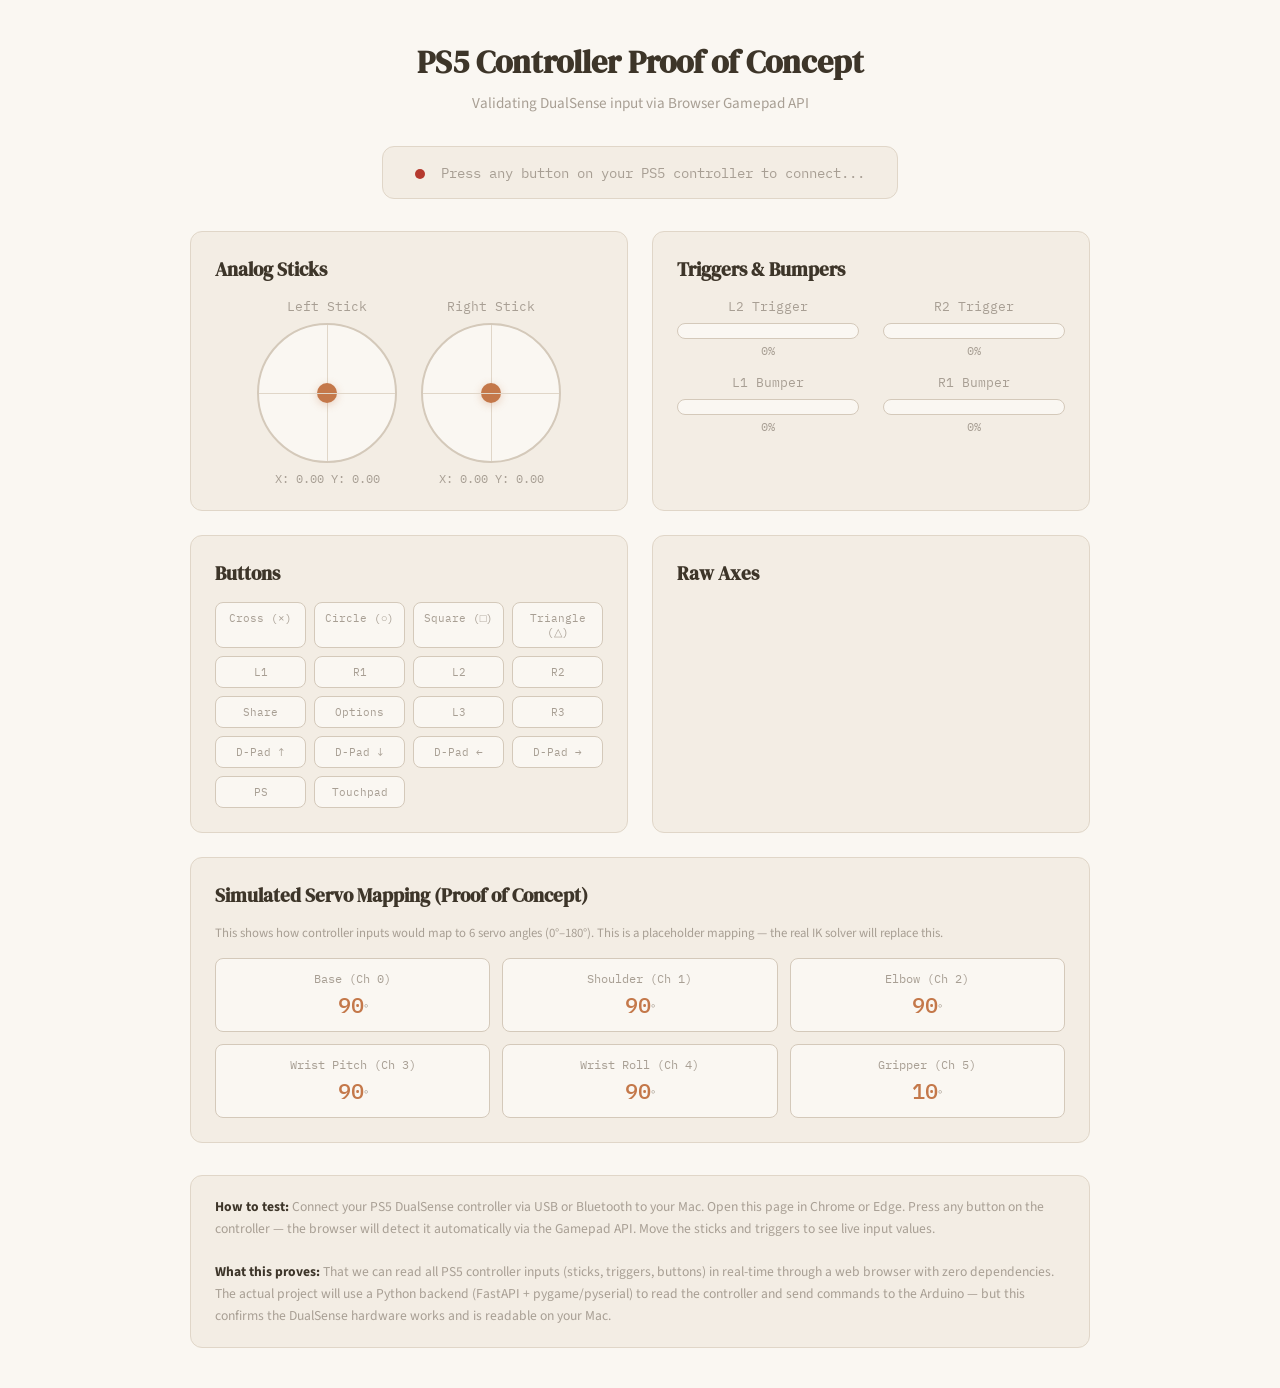
<file: vision-autonomous-robotic-arm-main/ps5_controller_test.html>
<!DOCTYPE html>
<html lang="en">
<head>
    <meta charset="UTF-8">
    <meta name="viewport" content="width=device-width, initial-scale=1.0">
    <title>PS5 Controller Test</title>
    <link href="https://fonts.googleapis.com/css2?family=DM+Serif+Display&family=Source+Sans+3:wght@400;600&family=IBM+Plex+Mono:wght@400;500&display=swap" rel="stylesheet">
    <style>
        * { margin: 0; padding: 0; box-sizing: border-box; }

        body {
            background: #FAF7F2;
            color: #3D3529;
            font-family: 'Source Sans 3', sans-serif;
            min-height: 100vh;
            display: flex;
            flex-direction: column;
            align-items: center;
            padding: 40px 20px;
        }

        h1 {
            font-family: 'DM Serif Display', serif;
            font-size: 2rem;
            color: #3D3529;
            margin-bottom: 8px;
        }

        .subtitle {
            font-size: 0.95rem;
            color: #A89F94;
            margin-bottom: 32px;
        }

        /* Status Banner */
        #status {
            background: #F3EDE4;
            border: 1px solid #E0D6C8;
            border-radius: 12px;
            padding: 16px 32px;
            font-family: 'IBM Plex Mono', monospace;
            font-size: 0.9rem;
            margin-bottom: 32px;
            text-align: center;
            transition: all 0.3s ease;
        }

        #status.connected {
            background: #EFF5F0;
            border-color: #7A9E7E;
            color: #4A6B4E;
        }

        #status.waiting {
            color: #A89F94;
        }

        .dot {
            display: inline-block;
            width: 10px;
            height: 10px;
            border-radius: 50%;
            margin-right: 8px;
            vertical-align: middle;
        }

        .dot.red { background: #B53A2E; }
        .dot.green { background: #7A9E7E; }

        /* Grid Layout */
        .grid {
            display: grid;
            grid-template-columns: 1fr 1fr;
            gap: 24px;
            max-width: 900px;
            width: 100%;
        }

        .card {
            background: #F3EDE4;
            border: 1px solid #E0D6C8;
            border-radius: 12px;
            padding: 24px;
        }

        .card h2 {
            font-family: 'DM Serif Display', serif;
            font-size: 1.2rem;
            margin-bottom: 16px;
            color: #3D3529;
        }

        /* Joystick Visualization */
        .stick-container {
            display: flex;
            gap: 24px;
            justify-content: center;
        }

        .stick-wrapper {
            text-align: center;
        }

        .stick-wrapper label {
            display: block;
            font-size: 0.8rem;
            color: #A89F94;
            margin-bottom: 8px;
            font-family: 'IBM Plex Mono', monospace;
        }

        .stick-pad {
            width: 140px;
            height: 140px;
            background: #FAF7F2;
            border: 2px solid #D4C9BA;
            border-radius: 50%;
            position: relative;
        }

        /* Crosshair lines */
        .stick-pad::before,
        .stick-pad::after {
            content: '';
            position: absolute;
            background: #E0D6C8;
        }
        .stick-pad::before {
            width: 1px;
            height: 100%;
            left: 50%;
            top: 0;
        }
        .stick-pad::after {
            height: 1px;
            width: 100%;
            top: 50%;
            left: 0;
        }

        .stick-dot {
            width: 20px;
            height: 20px;
            background: #C4784A;
            border-radius: 50%;
            position: absolute;
            top: 50%;
            left: 50%;
            transform: translate(-50%, -50%);
            transition: all 0.05s linear;
            box-shadow: 0 2px 8px rgba(196, 120, 74, 0.3);
        }

        .stick-values {
            font-family: 'IBM Plex Mono', monospace;
            font-size: 0.75rem;
            color: #A89F94;
            margin-top: 8px;
        }

        /* Trigger Bars */
        .triggers {
            display: flex;
            gap: 24px;
            justify-content: center;
        }

        .trigger-wrapper {
            text-align: center;
            flex: 1;
        }

        .trigger-wrapper label {
            display: block;
            font-size: 0.8rem;
            color: #A89F94;
            margin-bottom: 8px;
            font-family: 'IBM Plex Mono', monospace;
        }

        .trigger-bar-bg {
            height: 16px;
            background: #FAF7F2;
            border: 1px solid #D4C9BA;
            border-radius: 8px;
            overflow: hidden;
        }

        .trigger-bar-fill {
            height: 100%;
            background: #C4784A;
            border-radius: 8px;
            width: 0%;
            transition: width 0.05s linear;
        }

        .trigger-value {
            font-family: 'IBM Plex Mono', monospace;
            font-size: 0.75rem;
            color: #A89F94;
            margin-top: 4px;
        }

        /* Buttons Grid */
        .buttons-grid {
            display: grid;
            grid-template-columns: repeat(4, 1fr);
            gap: 8px;
        }

        .btn-indicator {
            background: #FAF7F2;
            border: 1px solid #D4C9BA;
            border-radius: 8px;
            padding: 8px 4px;
            text-align: center;
            font-family: 'IBM Plex Mono', monospace;
            font-size: 0.7rem;
            color: #A89F94;
            transition: all 0.1s ease;
        }

        .btn-indicator.pressed {
            background: #C4784A;
            border-color: #C4784A;
            color: #FAF7F2;
        }

        /* Axes List */
        .axes-list {
            display: flex;
            flex-direction: column;
            gap: 8px;
        }

        .axis-row {
            display: flex;
            align-items: center;
            gap: 12px;
        }

        .axis-label {
            font-family: 'IBM Plex Mono', monospace;
            font-size: 0.75rem;
            color: #A89F94;
            width: 60px;
            flex-shrink: 0;
        }

        .axis-bar-bg {
            flex: 1;
            height: 10px;
            background: #FAF7F2;
            border: 1px solid #D4C9BA;
            border-radius: 5px;
            position: relative;
            overflow: hidden;
        }

        .axis-bar-fill {
            position: absolute;
            height: 100%;
            background: #C4784A;
            border-radius: 5px;
            transition: all 0.05s linear;
        }

        .axis-value {
            font-family: 'IBM Plex Mono', monospace;
            font-size: 0.75rem;
            color: #3D3529;
            width: 50px;
            text-align: right;
            flex-shrink: 0;
        }

        /* Servo Mapping Card */
        .servo-card {
            grid-column: 1 / -1;
        }

        .servo-grid {
            display: grid;
            grid-template-columns: repeat(3, 1fr);
            gap: 12px;
        }

        .servo-item {
            background: #FAF7F2;
            border: 1px solid #D4C9BA;
            border-radius: 8px;
            padding: 12px;
            text-align: center;
        }

        .servo-item label {
            display: block;
            font-size: 0.75rem;
            color: #A89F94;
            font-family: 'IBM Plex Mono', monospace;
            margin-bottom: 4px;
        }

        .servo-item .angle {
            font-family: 'IBM Plex Mono', monospace;
            font-size: 1.4rem;
            font-weight: 500;
            color: #C4784A;
        }

        .servo-item .angle-suffix {
            font-size: 0.8rem;
            color: #A89F94;
        }

        /* Info text */
        .info {
            margin-top: 32px;
            max-width: 900px;
            width: 100%;
            background: #F3EDE4;
            border: 1px solid #E0D6C8;
            border-radius: 12px;
            padding: 20px 24px;
            font-size: 0.85rem;
            color: #A89F94;
            line-height: 1.6;
        }

        .info strong { color: #3D3529; }
    </style>
</head>
<body>
    <h1>PS5 Controller Proof of Concept</h1>
    <p class="subtitle">Validating DualSense input via Browser Gamepad API</p>

    <div id="status" class="waiting">
        <span class="dot red" id="statusDot"></span>
        <span id="statusText">Press any button on your PS5 controller to connect...</span>
    </div>

    <div class="grid">
        <!-- Joysticks -->
        <div class="card">
            <h2>Analog Sticks</h2>
            <div class="stick-container">
                <div class="stick-wrapper">
                    <label>Left Stick</label>
                    <div class="stick-pad" id="leftPad">
                        <div class="stick-dot" id="leftDot"></div>
                    </div>
                    <div class="stick-values" id="leftValues">X: 0.00 Y: 0.00</div>
                </div>
                <div class="stick-wrapper">
                    <label>Right Stick</label>
                    <div class="stick-pad" id="rightPad">
                        <div class="stick-dot" id="rightDot"></div>
                    </div>
                    <div class="stick-values" id="rightValues">X: 0.00 Y: 0.00</div>
                </div>
            </div>
        </div>

        <!-- Triggers -->
        <div class="card">
            <h2>Triggers & Bumpers</h2>
            <div class="triggers" style="margin-bottom: 16px;">
                <div class="trigger-wrapper">
                    <label>L2 Trigger</label>
                    <div class="trigger-bar-bg">
                        <div class="trigger-bar-fill" id="l2Fill"></div>
                    </div>
                    <div class="trigger-value" id="l2Value">0%</div>
                </div>
                <div class="trigger-wrapper">
                    <label>R2 Trigger</label>
                    <div class="trigger-bar-bg">
                        <div class="trigger-bar-fill" id="r2Fill"></div>
                    </div>
                    <div class="trigger-value" id="r2Value">0%</div>
                </div>
            </div>
            <div class="triggers">
                <div class="trigger-wrapper">
                    <label>L1 Bumper</label>
                    <div class="trigger-bar-bg">
                        <div class="trigger-bar-fill" id="l1Fill"></div>
                    </div>
                    <div class="trigger-value" id="l1Value">0%</div>
                </div>
                <div class="trigger-wrapper">
                    <label>R1 Bumper</label>
                    <div class="trigger-bar-bg">
                        <div class="trigger-bar-fill" id="r1Fill"></div>
                    </div>
                    <div class="trigger-value" id="r1Value">0%</div>
                </div>
            </div>
        </div>

        <!-- Buttons -->
        <div class="card">
            <h2>Buttons</h2>
            <div class="buttons-grid" id="buttonsGrid"></div>
        </div>

        <!-- Raw Axes -->
        <div class="card">
            <h2>Raw Axes</h2>
            <div class="axes-list" id="axesList"></div>
        </div>

        <!-- Servo Mapping Preview -->
        <div class="card servo-card">
            <h2>Simulated Servo Mapping (Proof of Concept)</h2>
            <p style="font-size: 0.8rem; color: #A89F94; margin-bottom: 16px;">
                This shows how controller inputs would map to 6 servo angles (0°–180°).
                This is a placeholder mapping — the real IK solver will replace this.
            </p>
            <div class="servo-grid">
                <div class="servo-item">
                    <label>Base (Ch 0)</label>
                    <span class="angle" id="servo0">90</span><span class="angle-suffix">°</span>
                </div>
                <div class="servo-item">
                    <label>Shoulder (Ch 1)</label>
                    <span class="angle" id="servo1">90</span><span class="angle-suffix">°</span>
                </div>
                <div class="servo-item">
                    <label>Elbow (Ch 2)</label>
                    <span class="angle" id="servo2">90</span><span class="angle-suffix">°</span>
                </div>
                <div class="servo-item">
                    <label>Wrist Pitch (Ch 3)</label>
                    <span class="angle" id="servo3">90</span><span class="angle-suffix">°</span>
                </div>
                <div class="servo-item">
                    <label>Wrist Roll (Ch 4)</label>
                    <span class="angle" id="servo4">90</span><span class="angle-suffix">°</span>
                </div>
                <div class="servo-item">
                    <label>Gripper (Ch 5)</label>
                    <span class="angle" id="servo5">10</span><span class="angle-suffix">°</span>
                </div>
            </div>
        </div>
    </div>

    <div class="info">
        <strong>How to test:</strong> Connect your PS5 DualSense controller via USB or Bluetooth to your Mac.
        Open this page in Chrome or Edge. Press any button on the controller — the browser will detect it
        automatically via the Gamepad API. Move the sticks and triggers to see live input values.
        <br><br>
        <strong>What this proves:</strong> That we can read all PS5 controller inputs (sticks, triggers, buttons)
        in real-time through a web browser with zero dependencies. The actual project will use a Python backend
        (FastAPI + pygame/pyserial) to read the controller and send commands to the Arduino — but this confirms
        the DualSense hardware works and is readable on your Mac.
    </div>

    <script>
        // ====================================================================
        // PS5 CONTROLLER PROOF OF CONCEPT
        // Uses the browser Gamepad API to read DualSense inputs
        // No dependencies. No installs. Just open in Chrome.
        // ====================================================================

        // DualSense button names in standard mapping order
        const BUTTON_NAMES = [
            'Cross (×)', 'Circle (○)', 'Square (□)', 'Triangle (△)',
            'L1', 'R1', 'L2', 'R2',
            'Share', 'Options', 'L3', 'R3',
            'D-Pad ↑', 'D-Pad ↓', 'D-Pad ←', 'D-Pad →',
            'PS', 'Touchpad'
        ];

        let gamepadIndex = null;

        // Build button indicators on page load
        function buildButtons() {
            const grid = document.getElementById('buttonsGrid');
            BUTTON_NAMES.forEach((name, i) => {
                const div = document.createElement('div');
                div.className = 'btn-indicator';
                div.id = `btn${i}`;
                div.textContent = name;
                grid.appendChild(div);
            });
        }

        // Listen for gamepad connection
        window.addEventListener('gamepadconnected', (e) => {
            gamepadIndex = e.gamepad.index;
            const status = document.getElementById('status');
            const dot = document.getElementById('statusDot');
            const text = document.getElementById('statusText');

            status.className = 'connected';
            dot.className = 'dot green';
            text.textContent = `Connected: ${e.gamepad.id} (${e.gamepad.buttons.length} buttons, ${e.gamepad.axes.length} axes)`;

            console.log('Gamepad connected:', e.gamepad.id);
        });

        window.addEventListener('gamepaddisconnected', (e) => {
            if (e.gamepad.index === gamepadIndex) {
                gamepadIndex = null;
                const status = document.getElementById('status');
                const dot = document.getElementById('statusDot');
                const text = document.getElementById('statusText');

                status.className = 'waiting';
                dot.className = 'dot red';
                text.textContent = 'Controller disconnected. Press any button to reconnect...';
            }
        });

        // Apply deadzone to analog inputs (ignore tiny stick drift)
        function applyDeadzone(value, deadzone = 0.08) {
            return Math.abs(value) < deadzone ? 0 : value;
        }

        // Map a -1..1 value to a servo angle 0..180
        function mapToServo(value, min = 0, max = 180) {
            return Math.round(((value + 1) / 2) * (max - min) + min);
        }

        // Main update loop — runs at ~60fps via requestAnimationFrame
        function update() {
            if (gamepadIndex !== null) {
                // Must re-query gamepads every frame (Chrome requirement)
                const gp = navigator.getGamepads()[gamepadIndex];
                if (gp) {
                    updateSticks(gp);
                    updateTriggers(gp);
                    updateButtons(gp);
                    updateAxes(gp);
                    updateServoMapping(gp);
                }
            }
            requestAnimationFrame(update);
        }

        function updateSticks(gp) {
            // Left stick: axes[0] = X, axes[1] = Y
            const lx = applyDeadzone(gp.axes[0] || 0);
            const ly = applyDeadzone(gp.axes[1] || 0);
            // Right stick: axes[2] = X, axes[3] = Y
            const rx = applyDeadzone(gp.axes[2] || 0);
            const ry = applyDeadzone(gp.axes[3] || 0);

            // Move the dots within the circular pads
            // Pad is 140px, dot is 20px, so max offset is 60px from center
            const maxOffset = 55;
            document.getElementById('leftDot').style.left = `calc(50% + ${lx * maxOffset}px)`;
            document.getElementById('leftDot').style.top = `calc(50% + ${ly * maxOffset}px)`;
            document.getElementById('rightDot').style.left = `calc(50% + ${rx * maxOffset}px)`;
            document.getElementById('rightDot').style.top = `calc(50% + ${ry * maxOffset}px)`;

            document.getElementById('leftValues').textContent = `X: ${lx.toFixed(2)}  Y: ${ly.toFixed(2)}`;
            document.getElementById('rightValues').textContent = `X: ${rx.toFixed(2)}  Y: ${ry.toFixed(2)}`;
        }

        function updateTriggers(gp) {
            // L2 = button 6, R2 = button 7 (analog value 0–1)
            // L1 = button 4, R1 = button 5 (digital, but has .value)
            const l2 = gp.buttons[6] ? gp.buttons[6].value : 0;
            const r2 = gp.buttons[7] ? gp.buttons[7].value : 0;
            const l1 = gp.buttons[4] ? gp.buttons[4].value : 0;
            const r1 = gp.buttons[5] ? gp.buttons[5].value : 0;

            document.getElementById('l2Fill').style.width = `${l2 * 100}%`;
            document.getElementById('r2Fill').style.width = `${r2 * 100}%`;
            document.getElementById('l1Fill').style.width = `${l1 * 100}%`;
            document.getElementById('r1Fill').style.width = `${r1 * 100}%`;

            document.getElementById('l2Value').textContent = `${Math.round(l2 * 100)}%`;
            document.getElementById('r2Value').textContent = `${Math.round(r2 * 100)}%`;
            document.getElementById('l1Value').textContent = `${Math.round(l1 * 100)}%`;
            document.getElementById('r1Value').textContent = `${Math.round(r1 * 100)}%`;
        }

        function updateButtons(gp) {
            for (let i = 0; i < Math.min(gp.buttons.length, BUTTON_NAMES.length); i++) {
                const el = document.getElementById(`btn${i}`);
                if (el) {
                    el.className = gp.buttons[i].pressed ? 'btn-indicator pressed' : 'btn-indicator';
                }
            }
        }

        function updateAxes(gp) {
            const container = document.getElementById('axesList');
            // Only rebuild if axis count changed
            if (container.children.length !== gp.axes.length) {
                container.innerHTML = '';
                for (let i = 0; i < gp.axes.length; i++) {
                    const row = document.createElement('div');
                    row.className = 'axis-row';
                    row.innerHTML = `
                        <span class="axis-label">Axis ${i}</span>
                        <div class="axis-bar-bg">
                            <div class="axis-bar-fill" id="axisBar${i}"></div>
                        </div>
                        <span class="axis-value" id="axisVal${i}">0.00</span>
                    `;
                    container.appendChild(row);
                }
            }

            // Update axis bars (map -1..1 to 0%..100%)
            for (let i = 0; i < gp.axes.length; i++) {
                const val = gp.axes[i];
                const pct = ((val + 1) / 2) * 100;
                const bar = document.getElementById(`axisBar${i}`);
                const valEl = document.getElementById(`axisVal${i}`);
                if (bar) {
                    bar.style.left = val >= 0 ? '50%' : `${pct}%`;
                    bar.style.width = `${Math.abs(val) * 50}%`;
                }
                if (valEl) valEl.textContent = val.toFixed(2);
            }
        }

        function updateServoMapping(gp) {
            // PLACEHOLDER direct joint mapping for proof of concept
            // The real project will use Inverse Kinematics (Decision #4)
            const lx = applyDeadzone(gp.axes[0] || 0);
            const ly = applyDeadzone(gp.axes[1] || 0);
            const rx = applyDeadzone(gp.axes[2] || 0);
            const ry = applyDeadzone(gp.axes[3] || 0);
            const l2 = gp.buttons[6] ? gp.buttons[6].value : 0;
            const r2 = gp.buttons[7] ? gp.buttons[7].value : 0;

            // Simple direct mapping (NOT IK — just for visualization)
            document.getElementById('servo0').textContent = mapToServo(lx);       // Base
            document.getElementById('servo1').textContent = mapToServo(-ly);       // Shoulder
            document.getElementById('servo2').textContent = mapToServo(-ry);       // Elbow
            document.getElementById('servo3').textContent = mapToServo(rx);        // Wrist Pitch
            document.getElementById('servo4').textContent = mapToServo(l2, 0, 180); // Wrist Roll
            document.getElementById('servo5').textContent = Math.round(r2 * 170 + 10); // Gripper (10-180)
        }

        // Initialize
        buildButtons();
        requestAnimationFrame(update);
    </script>
</body>
</html>
</file>
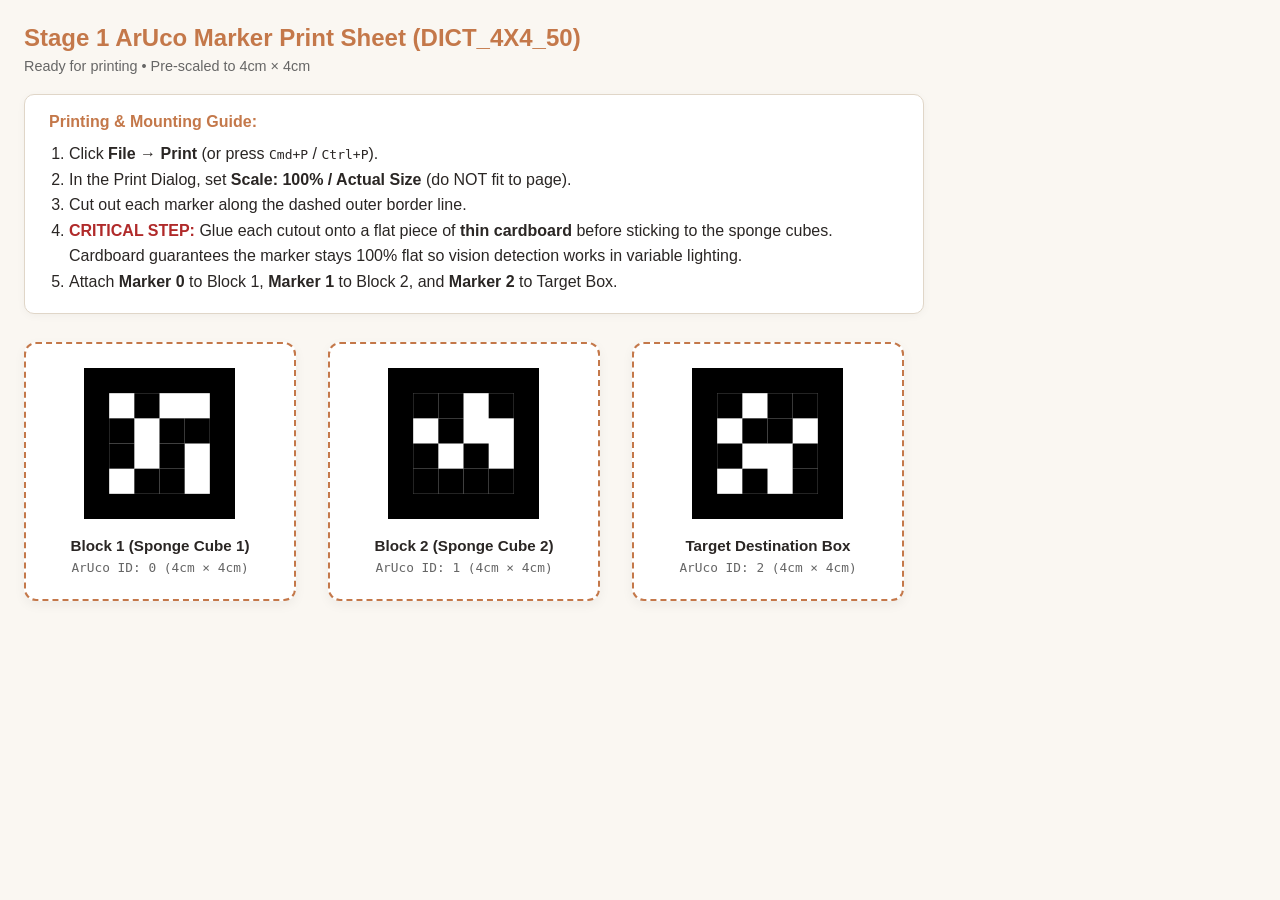
<file: vision-autonomous-robotic-arm-main/perception/aruco_markers/print_aruco_sheet.html>
<!DOCTYPE html>
<html lang="en">
<head>
  <meta charset="UTF-8">
  <title>Printable ArUco Markers (Stage 1 - DICT_4X4_50)</title>
  <style>
    body {
      font-family: 'Segoe UI', Tahoma, Geneva, Verdana, sans-serif;
      margin: 24px;
      background: #faf7f2;
      color: #2a2624;
    }
    h2 {
      color: #c4784a;
      margin-bottom: 6px;
    }
    .instructions {
      background: #fff;
      border: 1px solid #e0d6c8;
      padding: 18px 24px;
      border-radius: 10px;
      margin-bottom: 28px;
      max-width: 850px;
      box-shadow: 0 2px 8px rgba(0,0,0,0.04);
    }
    .instructions ol {
      margin: 10px 0 0 20px;
      padding: 0;
      line-height: 1.6;
    }
    .marker-grid {
      display: flex;
      gap: 32px;
      flex-wrap: wrap;
    }
    .marker-card {
      background: #fff;
      border: 2px dashed #c4784a;
      padding: 24px;
      border-radius: 12px;
      text-align: center;
      width: 220px;
      box-shadow: 0 4px 12px rgba(0,0,0,0.05);
    }
    .marker-img {
      width: 4cm;
      height: 4cm;
      border: 1px solid #ddd;
    }
    .marker-title {
      font-weight: 700;
      font-size: 0.95rem;
      margin-top: 14px;
      color: #2a2624;
    }
    .marker-dim {
      font-family: monospace;
      font-size: 0.8rem;
      color: #666;
      margin-top: 6px;
    }
    @media print {
      body { background: #fff; margin: 0; padding: 10px; }
      .instructions { border: 1px solid #ccc; box-shadow: none; }
      .marker-card { border: 1px dashed #000; box-shadow: none; page-break-inside: avoid; }
    }
  </style>
</head>
<body>
  <h2>Stage 1 ArUco Marker Print Sheet (DICT_4X4_50)</h2>
  <div style="font-size: 0.9rem; color: #666; margin-bottom: 20px;">Ready for printing • Pre-scaled to 4cm × 4cm</div>
  
  <div class="instructions">
    <strong style="color: #c4784a; font-size: 1rem;">Printing & Mounting Guide:</strong>
    <ol>
      <li>Click <strong>File &rarr; Print</strong> (or press <code>Cmd+P</code> / <code>Ctrl+P</code>).</li>
      <li>In the Print Dialog, set <strong>Scale: 100% / Actual Size</strong> (do NOT fit to page).</li>
      <li>Cut out each marker along the dashed outer border line.</li>
      <li><strong style="color: #b02a2a;">CRITICAL STEP:</strong> Glue each cutout onto a flat piece of <strong>thin cardboard</strong> before sticking to the sponge cubes. Cardboard guarantees the marker stays 100% flat so vision detection works in variable lighting.</li>
      <li>Attach <strong>Marker 0</strong> to Block 1, <strong>Marker 1</strong> to Block 2, and <strong>Marker 2</strong> to Target Box.</li>
    </ol>
  </div>

  <div class="marker-grid">
    <div class="marker-card">
      <iframe src="aruco_id_0.svg" style="width: 4cm; height: 4cm; border: none; overflow: hidden;" scrolling="no"></iframe>
      <div class="marker-title">Block 1 (Sponge Cube 1)</div>
      <div class="marker-dim">ArUco ID: 0 (4cm × 4cm)</div>
    </div>

    <div class="marker-card">
      <iframe src="aruco_id_1.svg" style="width: 4cm; height: 4cm; border: none; overflow: hidden;" scrolling="no"></iframe>
      <div class="marker-title">Block 2 (Sponge Cube 2)</div>
      <div class="marker-dim">ArUco ID: 1 (4cm × 4cm)</div>
    </div>

    <div class="marker-card">
      <iframe src="aruco_id_2.svg" style="width: 4cm; height: 4cm; border: none; overflow: hidden;" scrolling="no"></iframe>
      <div class="marker-title">Target Destination Box</div>
      <div class="marker-dim">ArUco ID: 2 (4cm × 4cm)</div>
    </div>
  </div>
</body>
</html>
</file>
